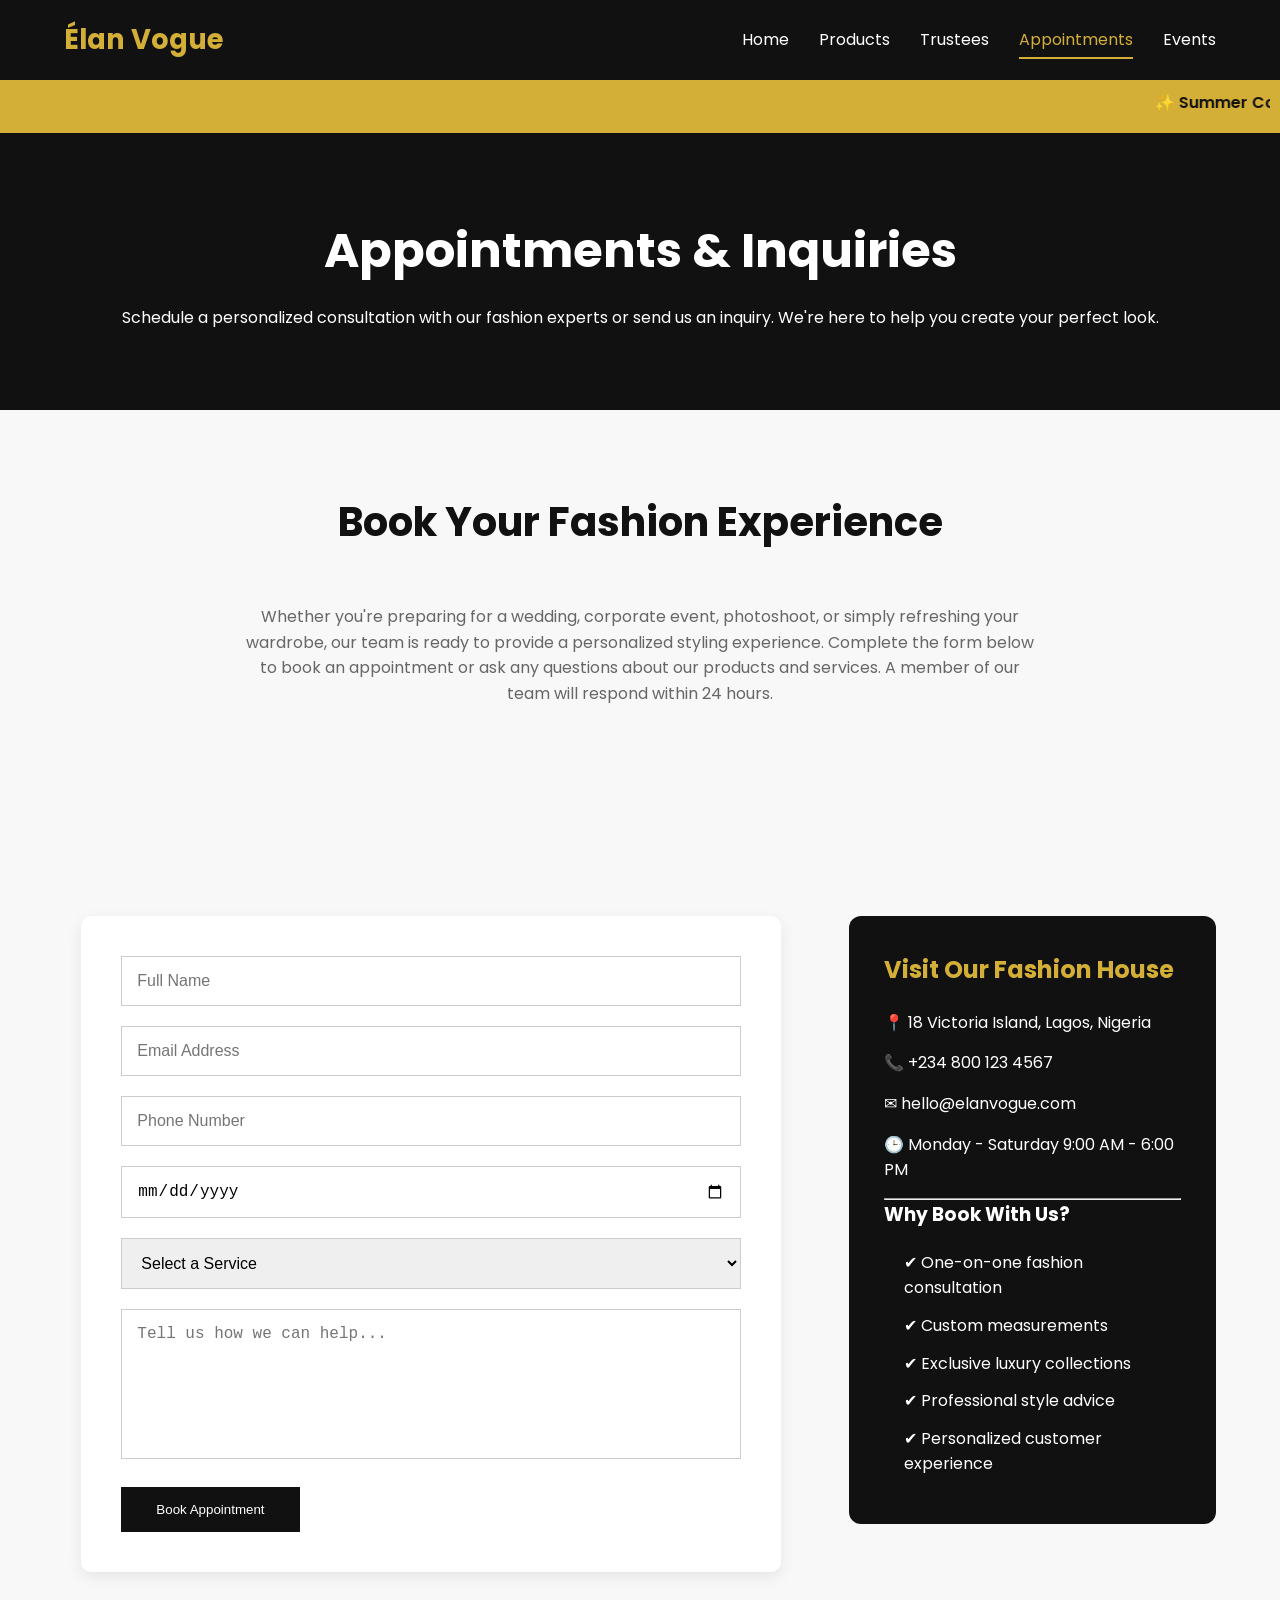
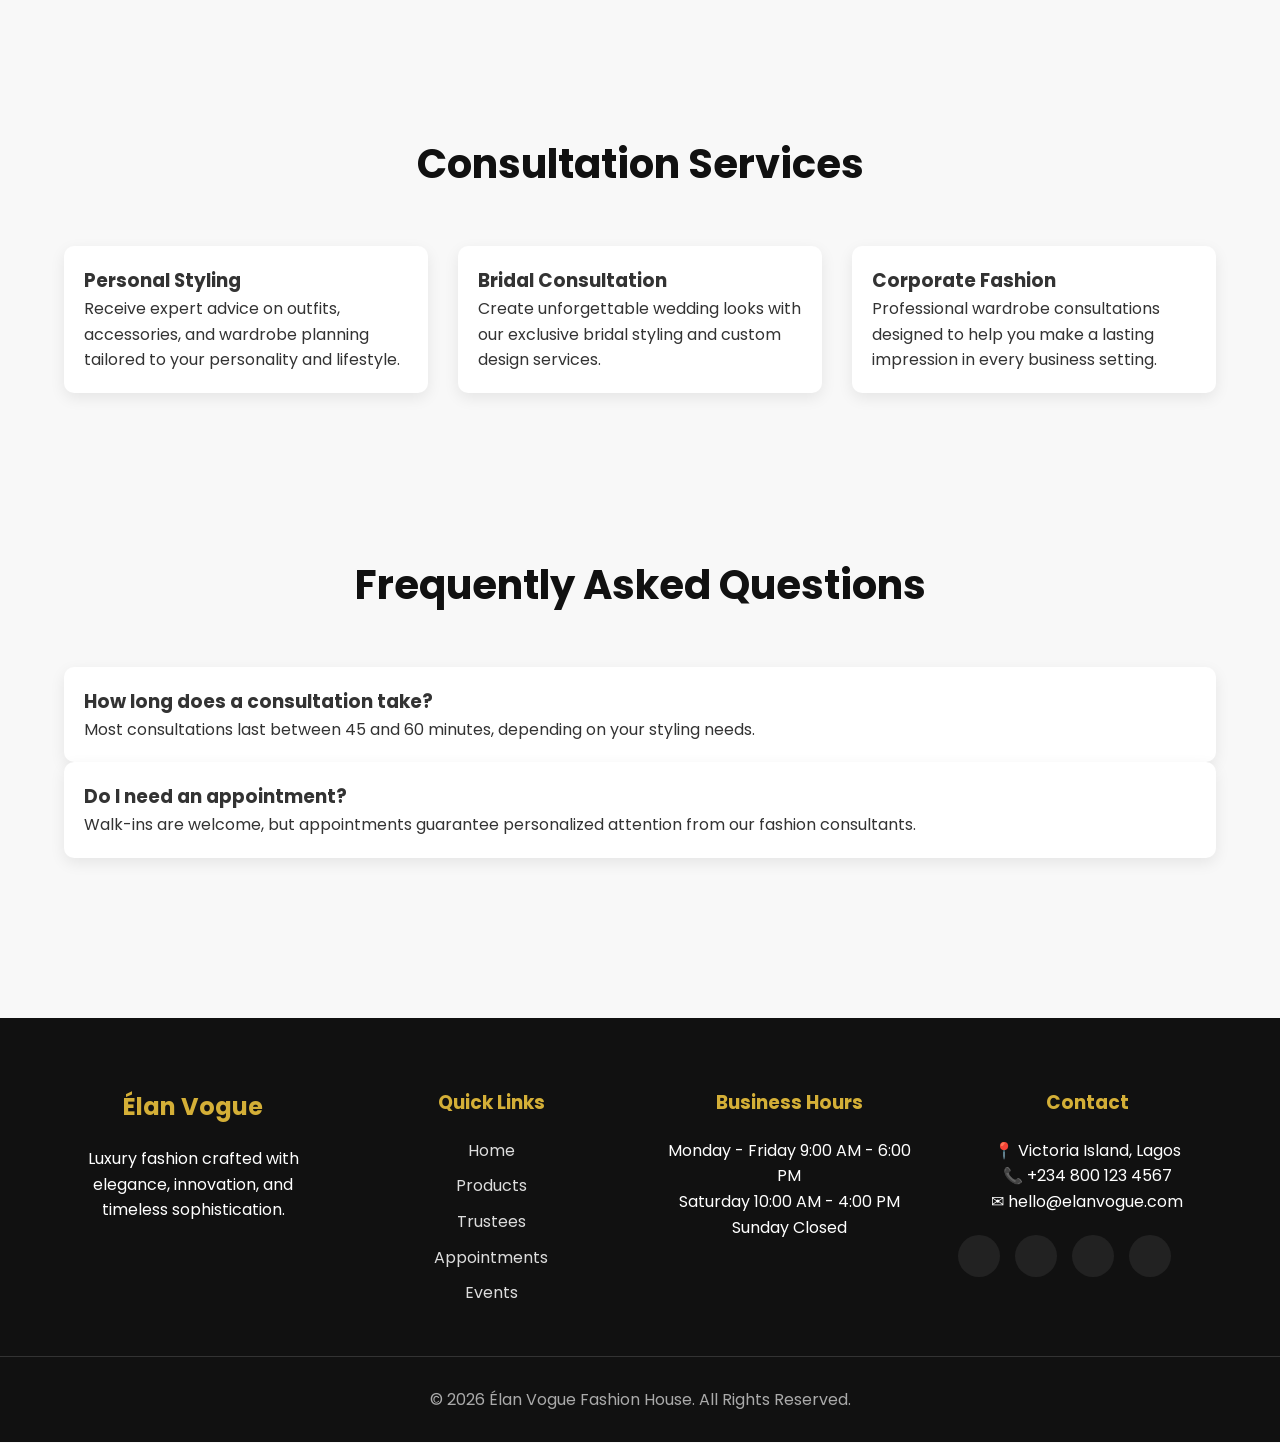
<file: appointments.html>
<!DOCTYPE html>
<html lang="en">

<head>

    <meta charset="UTF-8">

    <meta name="viewport" content="width=device-width, initial-scale=1.0">

    <title>Élan Vogue | Home</title>

    <link rel="stylesheet" href="css/style.css">

</head>

<body>

    <header>

        <div class="container navbar">

            <div class="logo">
                Élan Vogue
            </div>

            <nav>

                <ul>

                    <li><a href="index.html">Home</a></li>

                    <li><a href="products.html">Products</a></li>

                    <li><a href="trustees.html">Trustees</a></li>

                    <li><a href="appointments.html">Appointments</a></li>

                    <li><a href="events.html">Events</a></li>

                </ul>

            </nav>

        </div>

    </header>

    <div class="marquee">

        <marquee>

            ✨ Summer Collection Launch | Book Your Appointment Today | Fashion Week Begins August 15 | Exclusive
            Discounts Available

        </marquee>

    </div>

    <main>
        <section class="page-banner">

            <div class="container">

                <h1>Appointments & Inquiries</h1>

                <p>
                    Schedule a personalized consultation with our fashion experts
                    or send us an inquiry. We're here to help you create your
                    perfect look.
                </p>

            </div>

        </section>
        <section>

            <div class="container">

                <h2 class="section-title">

                    Book Your Fashion Experience

                </h2>

                <p class="section-text">

                    Whether you're preparing for a wedding, corporate event, photoshoot, or simply
                    refreshing your wardrobe, our team is ready to provide a personalized styling
                    experience. Complete the form below to book an appointment or ask any questions
                    about our products and services. A member of our team will respond within
                    24 hours.

                </p>

            </div>

        </section>
        <section>

            <div class="container contact-grid">

                <div>

                    <form id="appointmentForm">

                        <input type="text" id="name" placeholder="Full Name" required>

                        <input type="email" id="email" placeholder="Email Address" required>

                        <input type="tel" id="phone" placeholder="Phone Number" required>

                        <input type="date" id="date" required>

                        <select id="service">

                            <option value="">
                                Select a Service
                            </option>

                            <option>
                                Personal Styling
                            </option>

                            <option>
                                Custom Tailoring
                            </option>

                            <option>
                                Bridal Consultation
                            </option>

                            <option>
                                Luxury Accessories
                            </option>

                            <option>
                                Corporate Fashion
                            </option>

                        </select>

                        <textarea id="message" placeholder="Tell us how we can help..."></textarea>

                        <button>

                            Book Appointment

                        </button>

                    </form>

                </div>

                <div class="contact-info">

                    <h2>

                        Visit Our Fashion House

                    </h2>

                    <p>

                        📍 18 Victoria Island, Lagos, Nigeria

                    </p>

                    <p>

                        📞 +234 800 123 4567

                    </p>

                    <p>

                        ✉ hello@elanvogue.com

                    </p>

                    <p>

                        🕒 Monday - Saturday

                        9:00 AM - 6:00 PM

                    </p>

                    <hr>

                    <h3>

                        Why Book With Us?

                    </h3>

                    <ul>

                        <li>✔ One-on-one fashion consultation</li>

                        <li>✔ Custom measurements</li>

                        <li>✔ Exclusive luxury collections</li>

                        <li>✔ Professional style advice</li>

                        <li>✔ Personalized customer experience</li>

                    </ul>

                </div>

            </div>

        </section>

        <section>

            <div class="container">

                <h2 class="section-title">

                    Consultation Services

                </h2>

                <div class="products-grid">

                    <div class="card">

                        <div class="card-content">

                            <h3>

                                Personal Styling

                            </h3>

                            <p>

                                Receive expert advice on outfits, accessories,
                                and wardrobe planning tailored to your personality
                                and lifestyle.

                            </p>

                        </div>

                    </div>

                    <div class="card">

                        <div class="card-content">

                            <h3>

                                Bridal Consultation

                            </h3>

                            <p>

                                Create unforgettable wedding looks with our
                                exclusive bridal styling and custom design services.

                            </p>

                        </div>

                    </div>

                    <div class="card">

                        <div class="card-content">

                            <h3>

                                Corporate Fashion

                            </h3>

                            <p>

                                Professional wardrobe consultations designed
                                to help you make a lasting impression in every
                                business setting.

                            </p>

                        </div>

                    </div>

                </div>

            </div>

        </section>
        <section>

            <div class="container">

                <h2 class="section-title">

                    Frequently Asked Questions

                </h2>

                <div class="card">

                    <div class="card-content">

                        <h3>

                            How long does a consultation take?

                        </h3>

                        <p>

                            Most consultations last between 45 and 60 minutes,
                            depending on your styling needs.

                        </p>

                    </div>

                </div>

                <div class="card">

                    <div class="card-content">

                        <h3>

                            Do I need an appointment?

                        </h3>

                        <p>

                            Walk-ins are welcome, but appointments guarantee
                            personalized attention from our fashion consultants.

                        </p>

                    </div>

                </div>

            </div>

        </section>
    </main>

    <footer>

        <div class="container footer-grid">

            <div>

                <h2 class="footer-logo">

                    Élan Vogue

                </h2>

                <p>

                    Luxury fashion crafted with elegance,
                    innovation, and timeless sophistication.

                </p>

            </div>

            <div>

                <h3>

                    Quick Links

                </h3>

                <ul>

                    <li><a href="index.html">Home</a></li>

                    <li><a href="products.html">Products</a></li>

                    <li><a href="trustees.html">Trustees</a></li>

                    <li><a href="appointments.html">Appointments</a></li>

                    <li><a href="events.html">Events</a></li>

                </ul>

            </div>

            <div>

                <h3>

                    Business Hours

                </h3>

                <p>

                    Monday - Friday

                    9:00 AM - 6:00 PM

                </p>

                <p>

                    Saturday

                    10:00 AM - 4:00 PM

                </p>

                <p>

                    Sunday

                    Closed

                </p>

            </div>

            <div>

                <h3>

                    Contact

                </h3>

                <p>

                    📍 Victoria Island, Lagos

                </p>

                <p>

                    📞 +234 800 123 4567

                </p>

                <p>

                    ✉ hello@elanvogue.com

                </p>

                <div class="footer-social">

                    <a href="#"><i class="fab fa-facebook-f"></i></a>

                    <a href="#"><i class="fab fa-instagram"></i></a>

                    <a href="#"><i class="fab fa-linkedin-in"></i></a>

                    <a href="#"><i class="fab fa-x-twitter"></i></a>

                </div>

            </div>

        </div>

        <hr>

        <p class="copyright">

            © 2026 Élan Vogue Fashion House.
            All Rights Reserved.

        </p>

    </footer>

    <script src="js/script.js"></script>

</body>

</html>
</file>
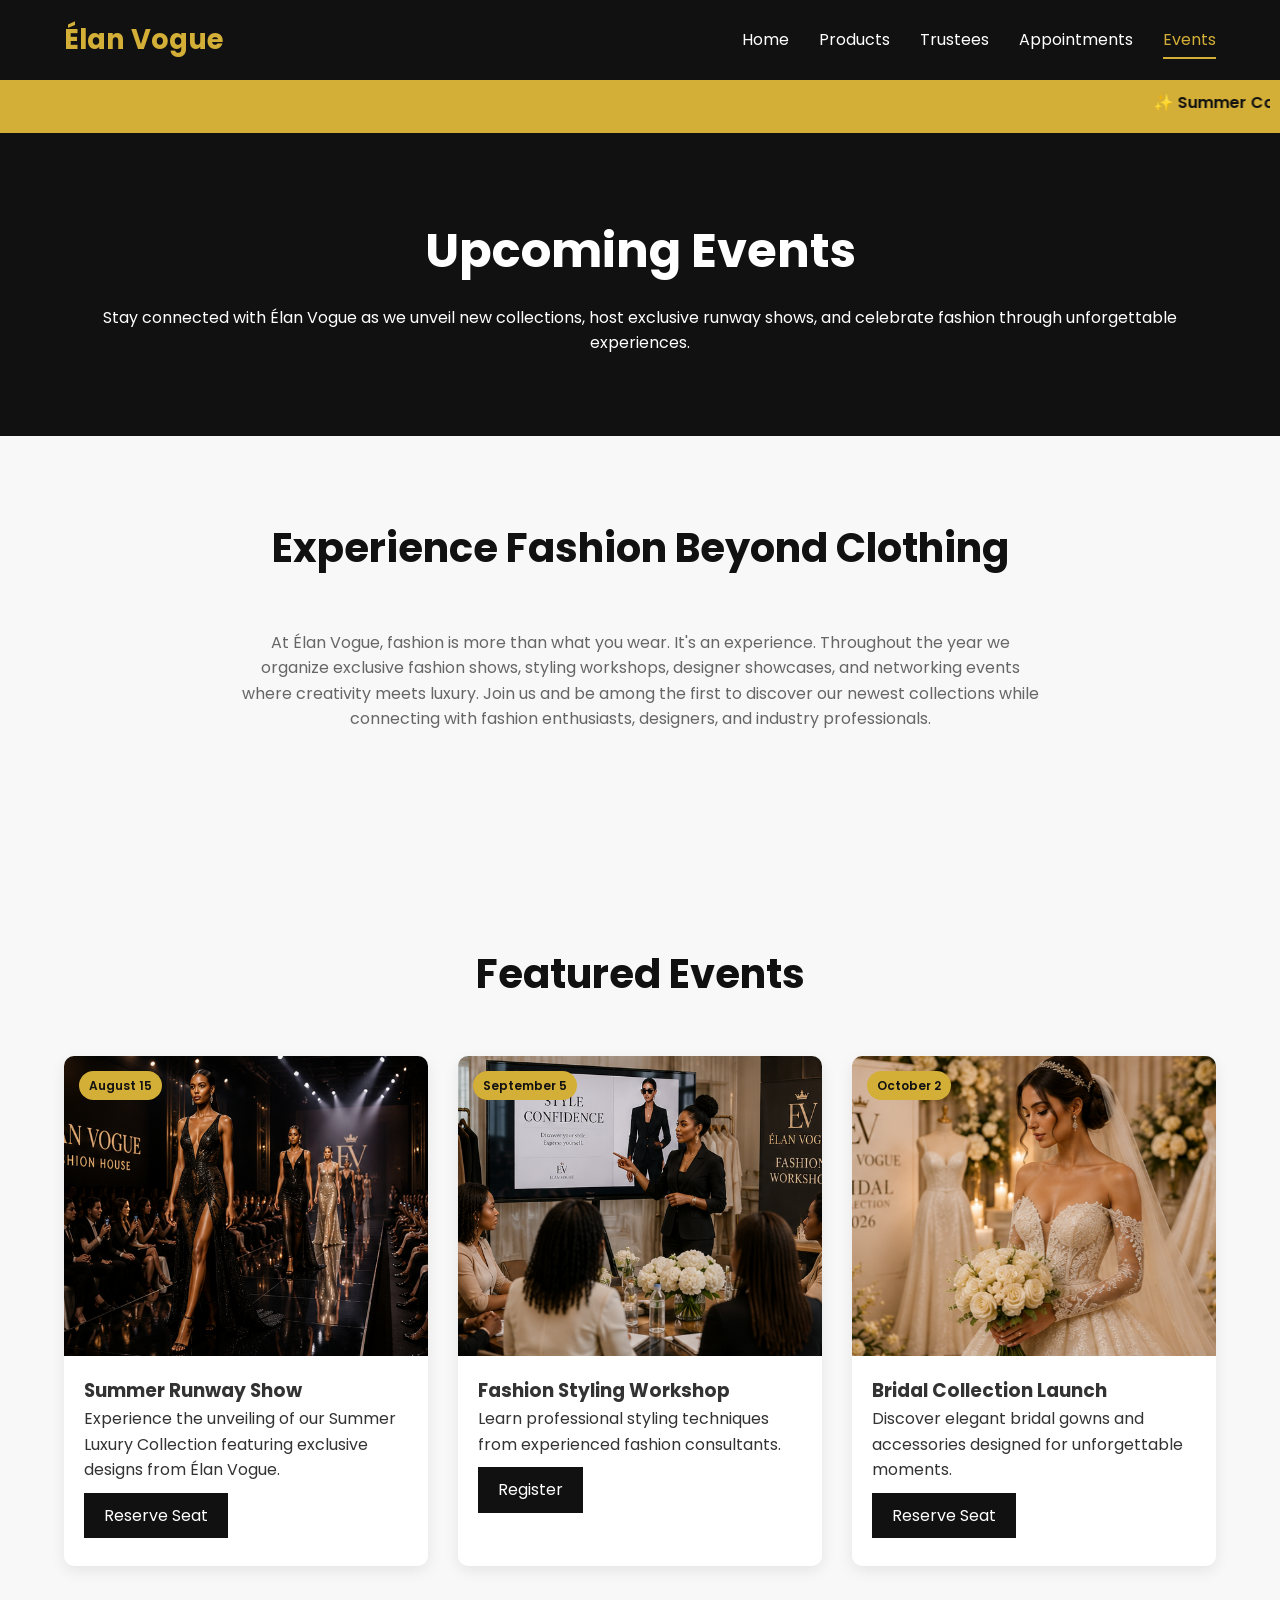
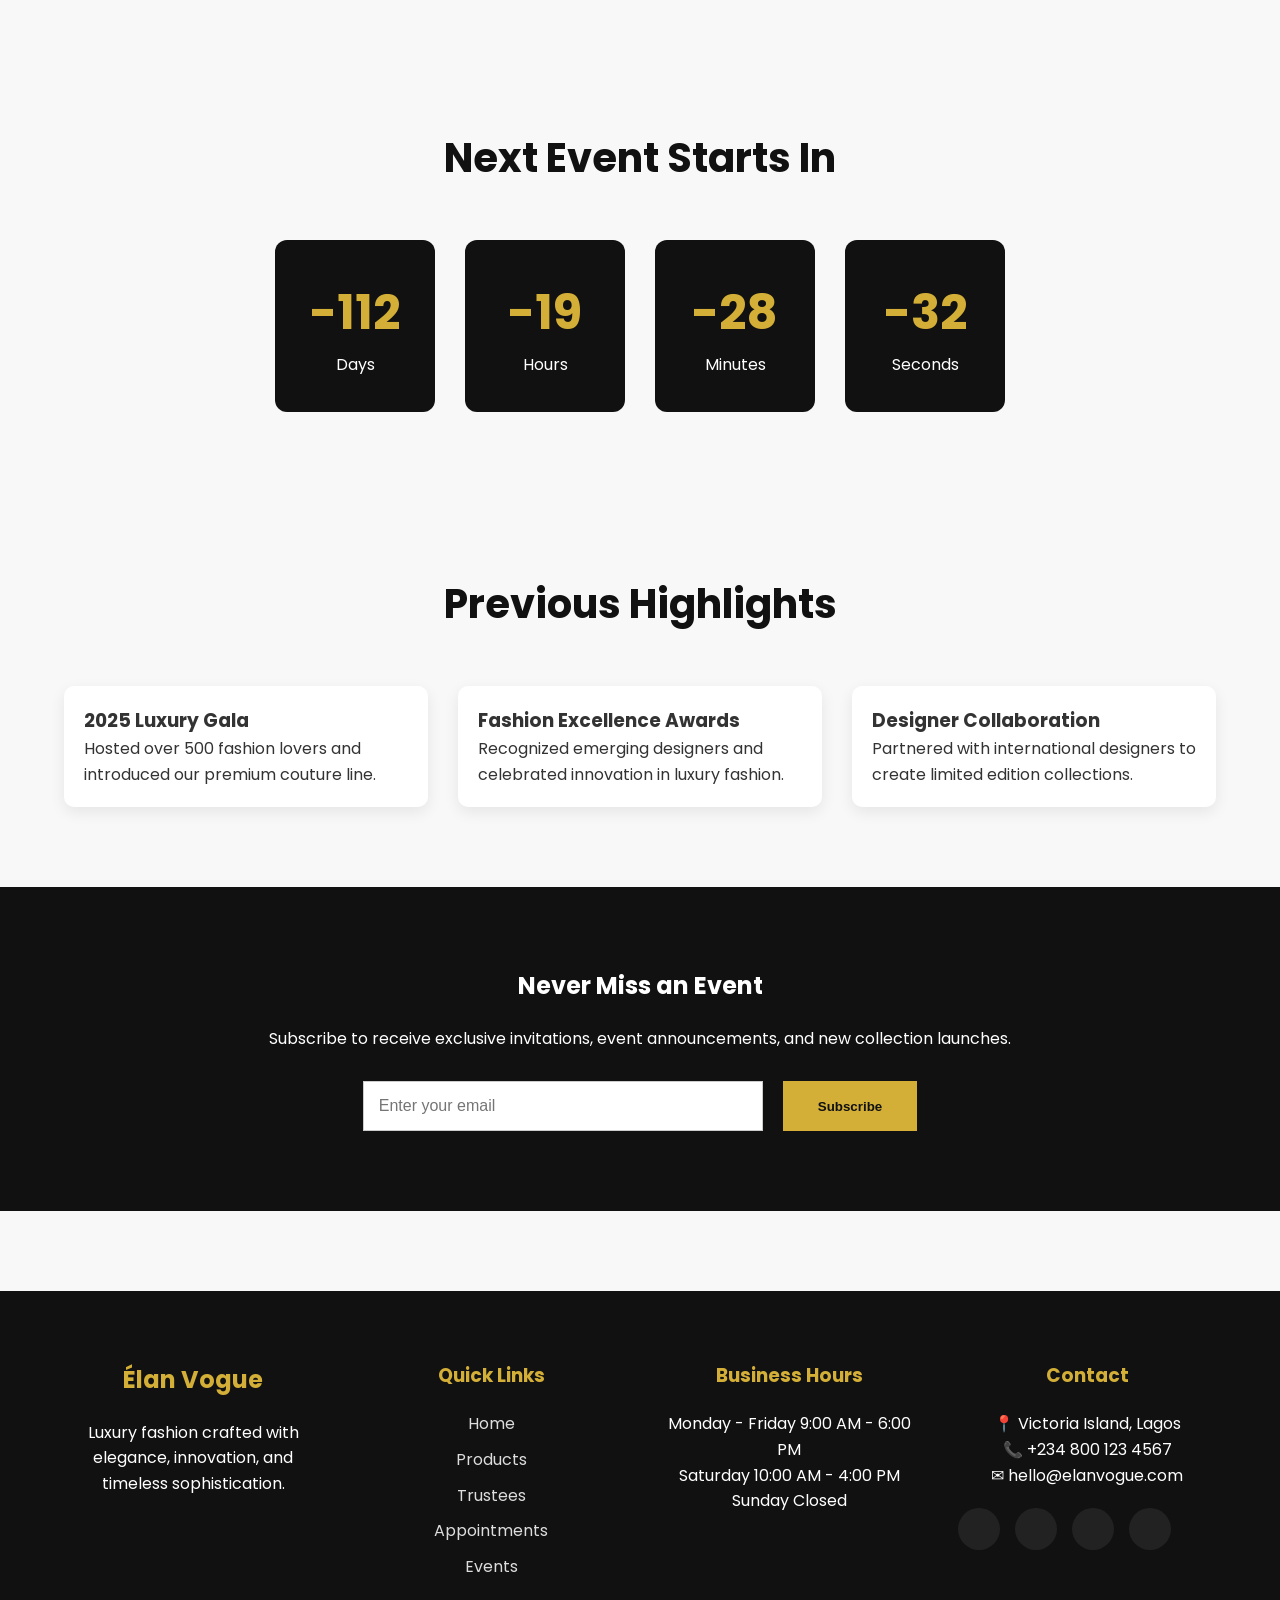
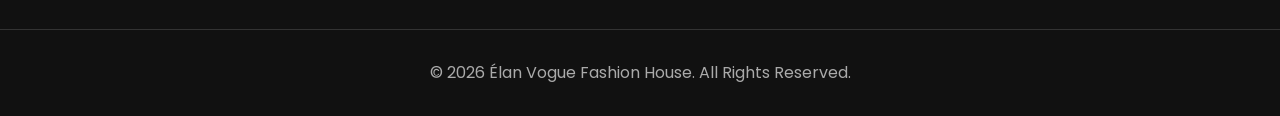
<file: events.html>
<!DOCTYPE html>
<html lang="en">

<head>

    <meta charset="UTF-8">

    <meta name="viewport" content="width=device-width, initial-scale=1.0">

    <title>Élan Vogue | Home</title>

    <link rel="stylesheet" href="css/style.css">

</head>

<body>

    <header>

        <div class="container navbar">

            <div class="logo">
                Élan Vogue
            </div>

            <nav>

                <ul>

                    <li><a href="index.html">Home</a></li>

                    <li><a href="products.html">Products</a></li>

                    <li><a href="trustees.html">Trustees</a></li>

                    <li><a href="appointments.html">Appointments</a></li>

                    <li><a href="events.html">Events</a></li>

                </ul>

            </nav>

        </div>

    </header>

    <div class="marquee">

        <marquee>

            ✨ Summer Collection Launch | Book Your Appointment Today | Fashion Week Begins August 15 | Exclusive
            Discounts Available

        </marquee>

    </div>

    <main>
        <section class="page-banner">

            <div class="container">

                <h1>Upcoming Events</h1>

                <p>

                    Stay connected with Élan Vogue as we unveil new collections,
                    host exclusive runway shows, and celebrate fashion through
                    unforgettable experiences.

                </p>

            </div>

        </section>
        <section>

            <div class="container">

                <h2 class="section-title">

                    Experience Fashion Beyond Clothing

                </h2>

                <p class="section-text">

                    At Élan Vogue, fashion is more than what you wear. It's an experience.
                    Throughout the year we organize exclusive fashion shows, styling workshops,
                    designer showcases, and networking events where creativity meets luxury.
                    Join us and be among the first to discover our newest collections while
                    connecting with fashion enthusiasts, designers, and industry professionals.

                </p>

            </div>

        </section>
        <section>

            <div class="container">

                <h2 class="section-title">

                    Featured Events

                </h2>

                <div class="products-grid">

                    <!-- Event 1 -->

                    <div class="card">

                        <img src="images/events/runway.png">

                        <div class="card-content">

                            <span class="badge">

                                August 15

                            </span>

                            <h3>

                                Summer Runway Show

                            </h3>

                            <p>

                                Experience the unveiling of our Summer Luxury Collection featuring
                                exclusive designs from Élan Vogue.

                            </p>

                            <a href="#" class="btn">

                                Reserve Seat

                            </a>

                        </div>

                    </div>

                    <!-- Event 2 -->

                    <div class="card">

                        <img src="images/events/workshop.png">

                        <div class="card-content">

                            <span class="badge">

                                September 5

                            </span>

                            <h3>

                                Fashion Styling Workshop

                            </h3>

                            <p>

                                Learn professional styling techniques from experienced fashion consultants.

                            </p>

                            <a href="#" class="btn">

                                Register

                            </a>

                        </div>

                    </div>

                    <!-- Event 3 -->

                    <div class="card">

                        <img src="images/events/bridal.png">

                        <div class="card-content">

                            <span class="badge">

                                October 2

                            </span>

                            <h3>

                                Bridal Collection Launch

                            </h3>

                            <p>

                                Discover elegant bridal gowns and accessories designed for unforgettable
                                moments.

                            </p>

                            <a href="#" class="btn">

                                Reserve Seat

                            </a>

                        </div>

                    </div>

                </div>

            </div>

        </section>
        <section>

            <div class="container">

                <h2 class="section-title">

                    Next Event Starts In

                </h2>

                <div class="countdown">

                    <div>

                        <h2 id="days">00</h2>

                        <p>Days</p>

                    </div>

                    <div>

                        <h2 id="hours">00</h2>

                        <p>Hours</p>

                    </div>

                    <div>

                        <h2 id="minutes">00</h2>

                        <p>Minutes</p>

                    </div>

                    <div>

                        <h2 id="seconds">00</h2>

                        <p>Seconds</p>

                    </div>

                </div>

            </div>

        </section>
        <section>

            <div class="container">

                <h2 class="section-title">

                    Previous Highlights

                </h2>

                <div class="products-grid">

                    <div class="card">

                        <div class="card-content">

                            <h3>

                                2025 Luxury Gala

                            </h3>

                            <p>

                                Hosted over 500 fashion lovers and introduced our premium couture line.

                            </p>

                        </div>

                    </div>

                    <div class="card">

                        <div class="card-content">

                            <h3>

                                Fashion Excellence Awards

                            </h3>

                            <p>

                                Recognized emerging designers and celebrated innovation in luxury fashion.

                            </p>

                        </div>

                    </div>

                    <div class="card">

                        <div class="card-content">

                            <h3>

                                Designer Collaboration

                            </h3>

                            <p>

                                Partnered with international designers to create limited edition collections.

                            </p>

                        </div>

                    </div>

                </div>

            </div>

        </section>
        <section class="newsletter">

            <div class="container">

                <h2>

                    Never Miss an Event

                </h2>

                <p>

                    Subscribe to receive exclusive invitations, event announcements,
                    and new collection launches.

                </p>

                <form class="newsletter-form">

                    <input type="email" placeholder="Enter your email">

                    <button>

                        Subscribe

                    </button>

                </form>

            </div>

        </section>
    </main>

    <footer>

        <div class="container footer-grid">

            <div>

                <h2 class="footer-logo">

                    Élan Vogue

                </h2>

                <p>

                    Luxury fashion crafted with elegance,
                    innovation, and timeless sophistication.

                </p>

            </div>

            <div>

                <h3>

                    Quick Links

                </h3>

                <ul>

                    <li><a href="index.html">Home</a></li>

                    <li><a href="products.html">Products</a></li>

                    <li><a href="trustees.html">Trustees</a></li>

                    <li><a href="appointments.html">Appointments</a></li>

                    <li><a href="events.html">Events</a></li>

                </ul>

            </div>

            <div>

                <h3>

                    Business Hours

                </h3>

                <p>

                    Monday - Friday

                    9:00 AM - 6:00 PM

                </p>

                <p>

                    Saturday

                    10:00 AM - 4:00 PM

                </p>

                <p>

                    Sunday

                    Closed

                </p>

            </div>

            <div>

                <h3>

                    Contact

                </h3>

                <p>

                    📍 Victoria Island, Lagos

                </p>

                <p>

                    📞 +234 800 123 4567

                </p>

                <p>

                    ✉ hello@elanvogue.com

                </p>

                <div class="footer-social">

                    <a href="#"><i class="fab fa-facebook-f"></i></a>

                    <a href="#"><i class="fab fa-instagram"></i></a>

                    <a href="#"><i class="fab fa-linkedin-in"></i></a>

                    <a href="#"><i class="fab fa-x-twitter"></i></a>

                </div>

            </div>

        </div>

        <hr>

        <p class="copyright">

            © 2026 Élan Vogue Fashion House.
            All Rights Reserved.

        </p>

    </footer>

    <script src="js/script.js"></script>

</body>

</html>
</file>
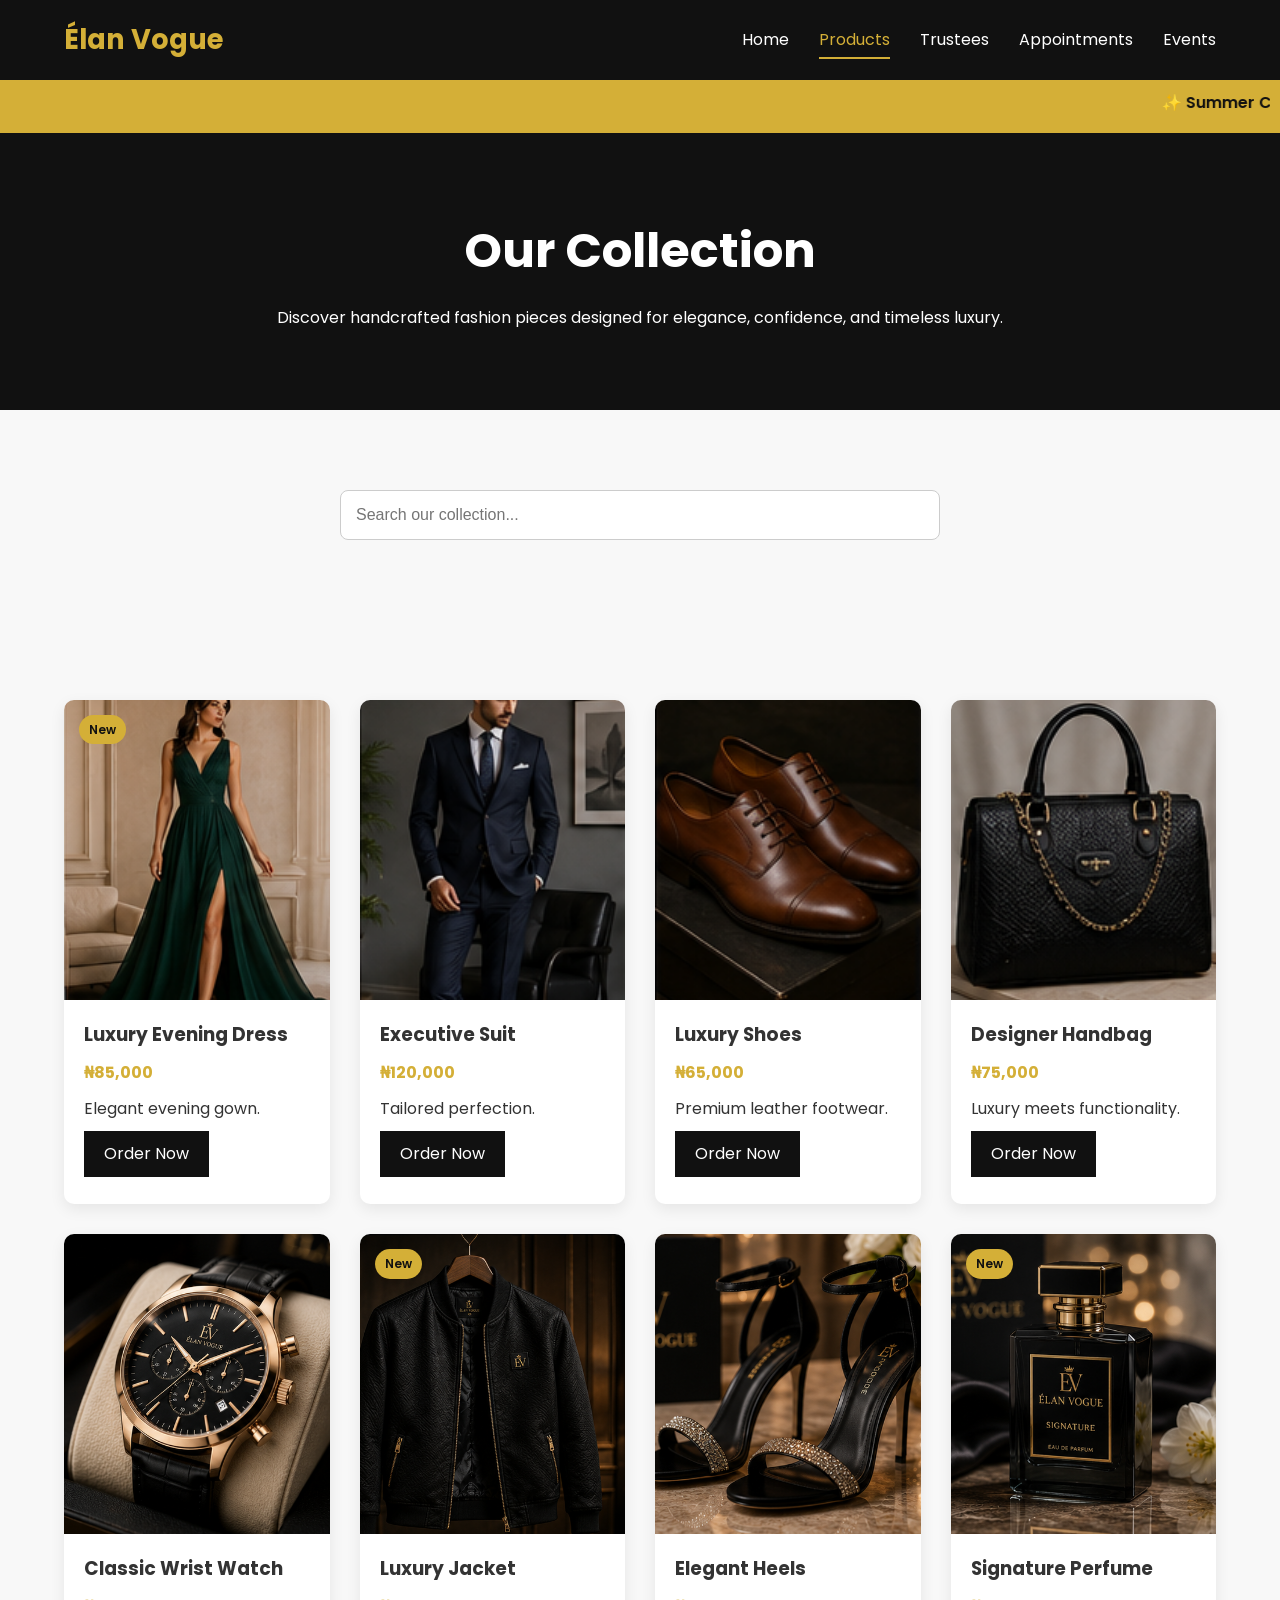
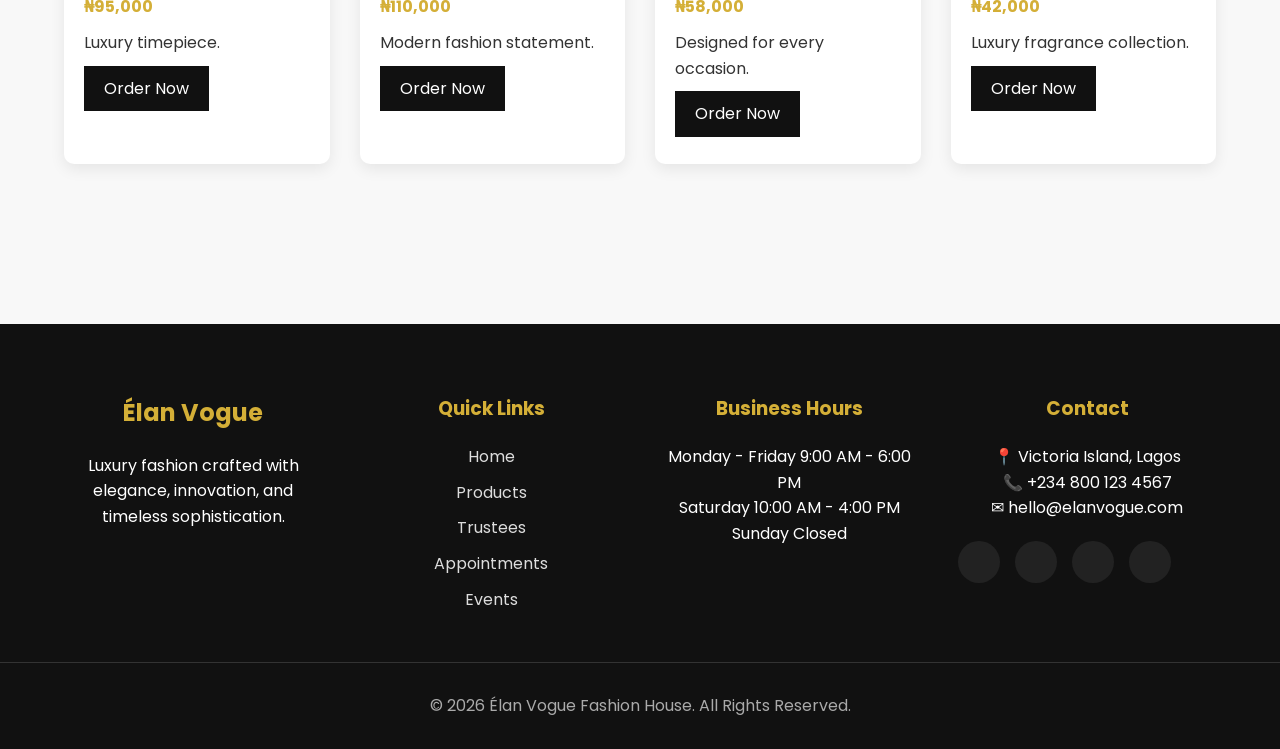
<file: products.html>
<!DOCTYPE html>
<html lang="en">

<head>

    <meta charset="UTF-8">

    <meta name="viewport" content="width=device-width, initial-scale=1.0">

    <title>Élan Vogue | Home</title>

    <link rel="stylesheet" href="css/style.css">

</head>

<body>

    <header>

        <div class="container navbar">

            <div class="logo">
                Élan Vogue
            </div>

            <nav>

                <ul>

                    <li><a href="index.html">Home</a></li>

                    <li><a href="products.html">Products</a></li>

                    <li><a href="trustees.html">Trustees</a></li>

                    <li><a href="appointments.html">Appointments</a></li>

                    <li><a href="events.html">Events</a></li>

                </ul>

            </nav>

        </div>

    </header>

    <div class="marquee">

        <marquee>

            ✨ Summer Collection Launch | Book Your Appointment Today | Fashion Week Begins August 15 | Exclusive
            Discounts Available

        </marquee>

    </div>

    <main>
        <section class="page-banner">

            <div class="container">

                <h1>Our Collection</h1>

                <p>
                    Discover handcrafted fashion pieces designed for elegance,
                    confidence, and timeless luxury.
                </p>

            </div>

        </section>
        <section>

            <div class="container">

                <input type="text" id="searchInput" placeholder="Search our collection...">

            </div>

        </section>
        <section>

            <div class="container">


                <div class="products-grid" id="productGrid">

                    <!-- Product 1 -->

                    <div class="card product">
                        <span class="badge">New</span>

                        <img src="images/products/dress.png">

                        <div class="card-content">

                            <h3>Luxury Evening Dress</h3>

                            <p class="price">₦85,000</p>

                            <p>Elegant evening gown.</p>

                            <a href="#" class="btn">Order Now</a>

                        </div>

                    </div>

                    <!-- Product 2 -->

                    <div class="card product">

                        <img src="images/products/suit.png">

                        <div class="card-content">

                            <h3>Executive Suit</h3>

                            <p class="price">₦120,000</p>

                            <p>Tailored perfection.</p>

                            <a href="#" class="btn">Order Now</a>

                        </div>

                    </div>

                    <!-- Product 3 -->

                    <div class="card product">

                        <img src="images/products/shoes.png">

                        <div class="card-content">

                            <h3>Luxury Shoes</h3>

                            <p class="price">₦65,000</p>

                            <p>Premium leather footwear.</p>

                            <a href="#" class="btn">Order Now</a>

                        </div>

                    </div>

                    <!-- Product 4 -->

                    <div class="card product">

                        <img src="images/products/bag.png">

                        <div class="card-content">

                            <h3>Designer Handbag</h3>

                            <p class="price">₦75,000</p>

                            <p>Luxury meets functionality.</p>

                            <a href="#" class="btn">Order Now</a>

                        </div>

                    </div>

                    <!-- Product 5 -->

                    <div class="card product">

                        <img src="images/products/watch.png">

                        <div class="card-content">

                            <h3>Classic Wrist Watch</h3>

                            <p class="price">₦95,000</p>

                            <p>Luxury timepiece.</p>

                            <a href="#" class="btn">Order Now</a>

                        </div>

                    </div>

                    <!-- Product 6 -->

                    <div class="card product">
                        <span class="badge">New</span>
                        <img src="images/products/jacket.png">

                        <div class="card-content">

                            <h3>Luxury Jacket</h3>

                            <p class="price">₦110,000</p>

                            <p>Modern fashion statement.</p>

                            <a href="#" class="btn">Order Now</a>

                        </div>

                    </div>

                    <!-- Product 7 -->

                    <div class="card product">

                        <img src="images/products/heels.png">

                        <div class="card-content">

                            <h3>Elegant Heels</h3>

                            <p class="price">₦58,000</p>

                            <p>Designed for every occasion.</p>

                            <a href="#" class="btn">Order Now</a>

                        </div>

                    </div>

                    <!-- Product 8 -->

                    <div class="card product">
                        <span class="badge">New</span>


                        <img src="images/products/perfume.png">

                        <div class="card-content">

                            <h3>Signature Perfume</h3>

                            <p class="price">₦42,000</p>

                            <p>Luxury fragrance collection.</p>

                            <a href="#" class="btn">Order Now</a>

                        </div>

                    </div>

                </div>

            </div>

        </section>
    </main>

    <footer>

        <div class="container footer-grid">

            <div>

                <h2 class="footer-logo">

                    Élan Vogue

                </h2>

                <p>

                    Luxury fashion crafted with elegance,
                    innovation, and timeless sophistication.

                </p>

            </div>

            <div>

                <h3>

                    Quick Links

                </h3>

                <ul>

                    <li><a href="index.html">Home</a></li>

                    <li><a href="products.html">Products</a></li>

                    <li><a href="trustees.html">Trustees</a></li>

                    <li><a href="appointments.html">Appointments</a></li>

                    <li><a href="events.html">Events</a></li>

                </ul>

            </div>

            <div>

                <h3>

                    Business Hours

                </h3>

                <p>

                    Monday - Friday

                    9:00 AM - 6:00 PM

                </p>

                <p>

                    Saturday

                    10:00 AM - 4:00 PM

                </p>

                <p>

                    Sunday

                    Closed

                </p>

            </div>

            <div>

                <h3>

                    Contact

                </h3>

                <p>

                    📍 Victoria Island, Lagos

                </p>

                <p>

                    📞 +234 800 123 4567

                </p>

                <p>

                    ✉ hello@elanvogue.com

                </p>

                <div class="footer-social">

                    <a href="#"><i class="fab fa-facebook-f"></i></a>

                    <a href="#"><i class="fab fa-instagram"></i></a>

                    <a href="#"><i class="fab fa-linkedin-in"></i></a>

                    <a href="#"><i class="fab fa-x-twitter"></i></a>

                </div>

            </div>

        </div>

        <hr>

        <p class="copyright">

            © 2026 Élan Vogue Fashion House.
            All Rights Reserved.

        </p>

    </footer>

    <script src="js/script.js"></script>

</body>

</html>
</file>
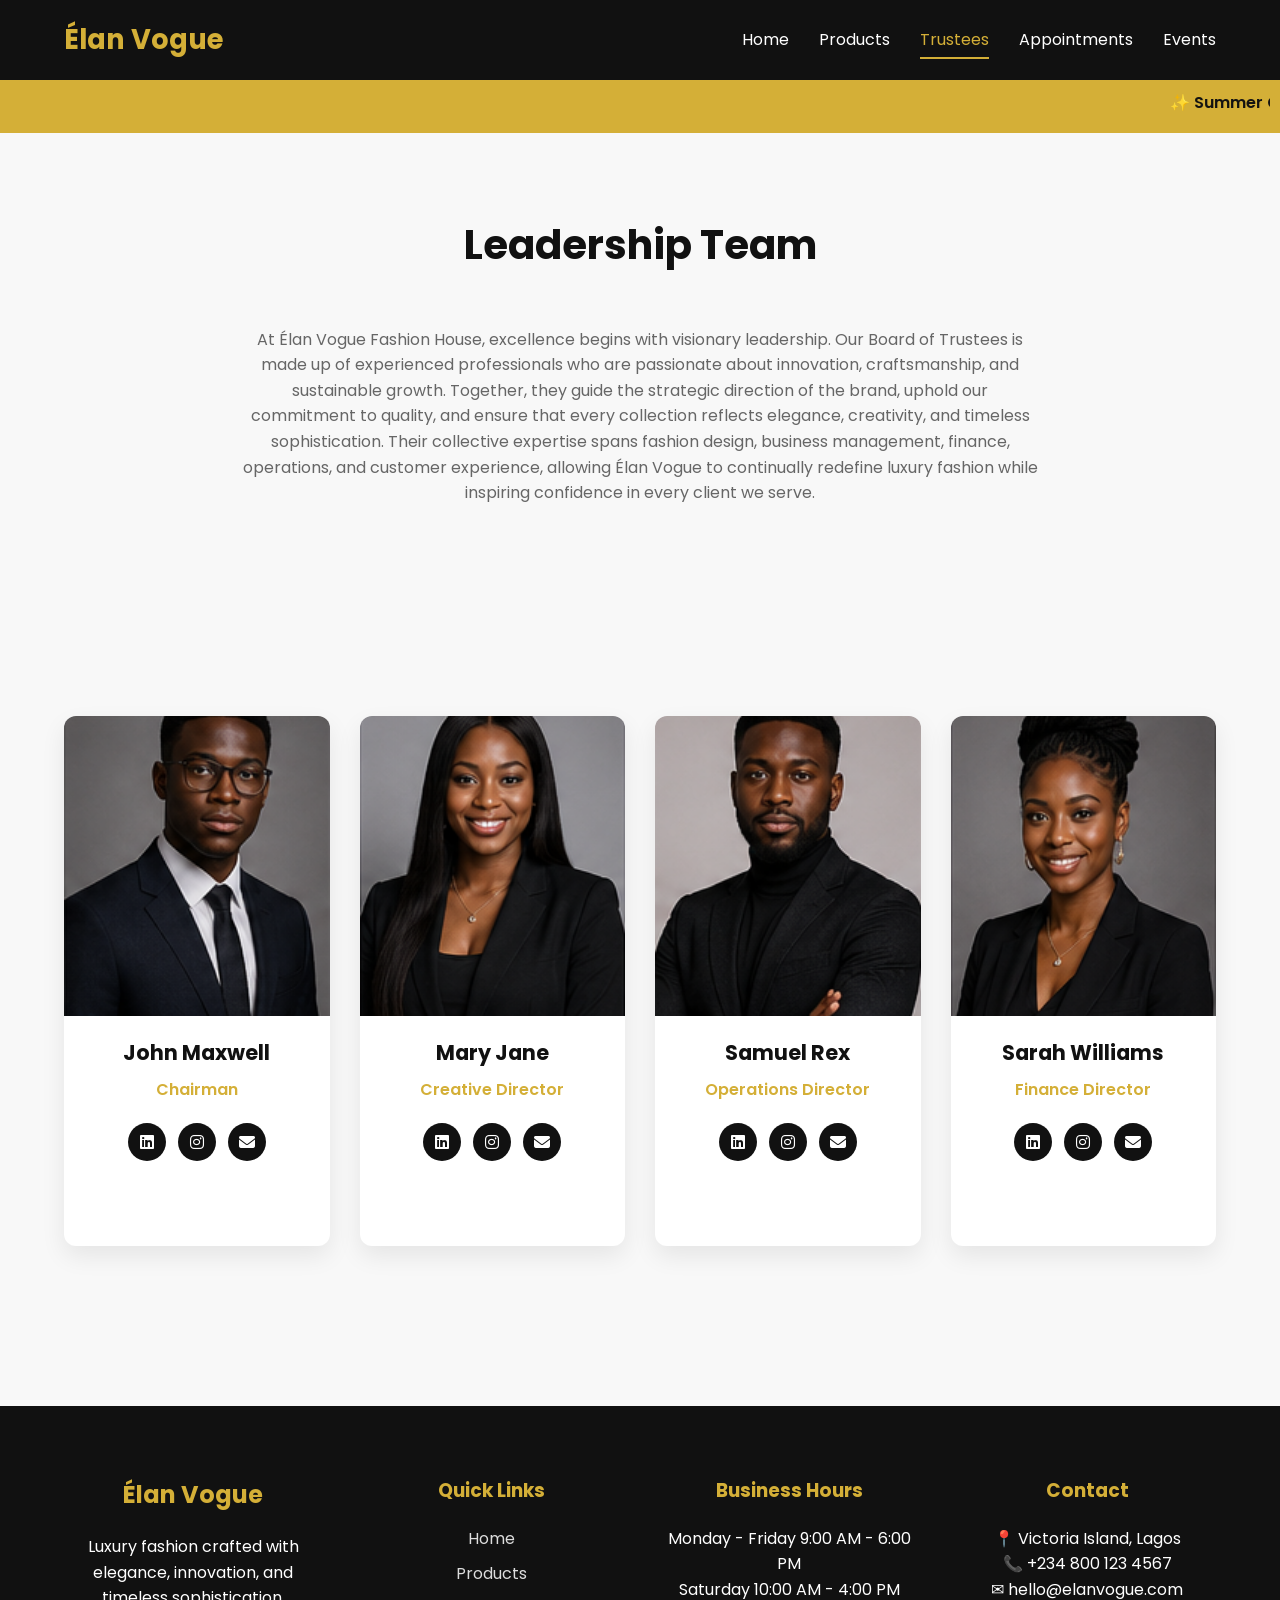
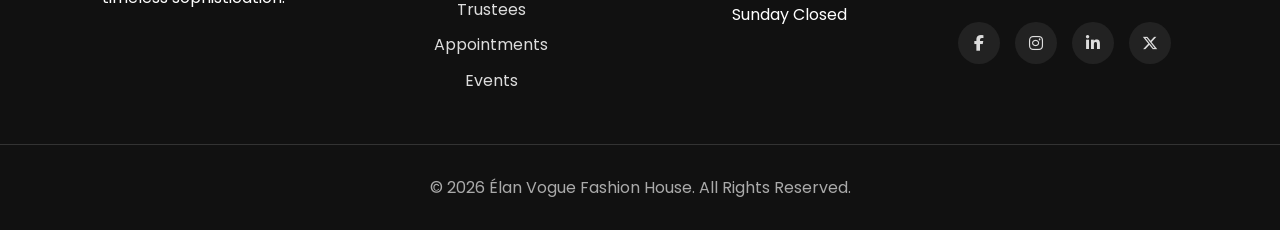
<file: trustees.html>
<!DOCTYPE html>
<html lang="en">

<head>

    <meta charset="UTF-8">

    <meta name="viewport" content="width=device-width, initial-scale=1.0">

    <title>Élan Vogue | Home</title>

    <link rel="stylesheet" href="css/style.css">
    <link rel="stylesheet" href="https://cdnjs.cloudflare.com/ajax/libs/font-awesome/6.7.2/css/all.min.css">

</head>

<body>

    <header>

        <div class="container navbar">

            <div class="logo">
                Élan Vogue
            </div>

            <nav>

                <ul>

                    <li><a href="index.html">Home</a></li>

                    <li><a href="products.html">Products</a></li>

                    <li><a href="trustees.html">Trustees</a></li>

                    <li><a href="appointments.html">Appointments</a></li>

                    <li><a href="events.html">Events</a></li>

                </ul>

            </nav>

        </div>

    </header>

    <div class="marquee">

        <marquee>

            ✨ Summer Collection Launch | Book Your Appointment Today | Fashion Week Begins August 15 | Exclusive
            Discounts Available

        </marquee>

    </div>

    <main>
        <section>

            <div class="container">

                <h2 class="section-title">
                    Leadership Team
                </h2>

                <p class="section-text">

                    At Élan Vogue Fashion House, excellence begins with visionary leadership.
                    Our Board of Trustees is made up of experienced professionals who are
                    passionate about innovation, craftsmanship, and sustainable growth. Together,
                    they guide the strategic direction of the brand, uphold our commitment to
                    quality, and ensure that every collection reflects elegance, creativity, and
                    timeless sophistication. Their collective expertise spans fashion design,
                    business management, finance, operations, and customer experience, allowing
                    Élan Vogue to continually redefine luxury fashion while inspiring confidence
                    in every client we serve.

                </p>

            </div>

        </section>
        <section>

            <div class="container">

                <div class="trustees">

                    <div class="trustee">

                        <img src="images/trustees/member1.png" alt="Chairman">

                        <h3>John Maxwell</h3>

                        <p>Chairman</p>
                        <div class="social-links">

                            <a href="#"><i class="fab fa-linkedin"></i></a>

                            <a href="#"><i class="fab fa-instagram"></i></a>

                            <a href="#"><i class="fas fa-envelope"></i></a>

                        </div>


                        <button class="profile-btn" data-name="John Maxwell" data-role="Chairman"
                            data-info="John Maxwell serves as the Chairman of Élan Vogue Fashion House, providing strategic leadership and long-term direction for the organization. With extensive experience in business development and corporate governance, he oversees major decisions, fosters strategic partnerships, and ensures the company remains committed to its vision of delivering world-class fashion products while maintaining the highest standards of integrity, innovation, and excellence.">


                            View Profile

                        </button>

                    </div>

                    <div class="trustee">

                        <img src="images/trustees/member2.png" alt="Creative Director">

                        <h3>Mary Jane</h3>

                        <p>Creative Director</p>
                        <div class="social-links">

                            <a href="#"><i class="fab fa-linkedin"></i></a>

                            <a href="#"><i class="fab fa-instagram"></i></a>

                            <a href="#"><i class="fas fa-envelope"></i></a>

                        </div>


                        <button class="profile-btn" data-name="Mary Jane" data-role="Creative Director"
                            data-info="Mary Jane is the creative force behind every Élan Vogue collection. She leads the design team in researching global fashion trends, selecting premium fabrics, and developing innovative styles that combine modern sophistication with timeless elegance. Her passion for artistic excellence ensures every piece reflects the unique identity and luxury standards of the brand.">


                            View Profile

                        </button>

                    </div>

                    <div class="trustee">

                        <img src="images/trustees/member3.png" alt="Operations Director">

                        <h3>Samuel Rex</h3>

                        <p>Operations Director</p>
                        <div class="social-links">

                            <a href="#"><i class="fab fa-linkedin"></i></a>

                            <a href="#"><i class="fab fa-instagram"></i></a>

                            <a href="#"><i class="fas fa-envelope"></i></a>

                        </div>


                        <button class="profile-btn" data-name="Samuel Rex" data-role="Operations Director"
                            data-info="Samuel Rex oversees the day-to-day operations of Élan Vogue Fashion House. He coordinates production schedules, manages logistics, improves workflow efficiency, and ensures that every customer receives exceptional service. His focus on operational excellence allows the company to consistently deliver premium products on time while maintaining outstanding quality standards.">


                            View Profile

                        </button>

                    </div>

                    <div class="trustee">

                        <img src="images/trustees/member4.png" alt="Finance Director">

                        <h3>Sarah Williams</h3>

                        <p>Finance Director</p>
                        <div class="social-links">

                            <a href="#"><i class="fab fa-linkedin"></i></a>

                            <a href="#"><i class="fab fa-instagram"></i></a>

                            <a href="#"><i class="fas fa-envelope"></i></a>

                        </div>


                        <button class="profile-btn" data-name="Sarah Williams" data-role="Finance Director"
                            data-info="Sarah Williams manages the financial planning, budgeting, and investment strategies of Élan Vogue Fashion House. She ensures responsible financial management, supports sustainable business growth, and provides valuable insights for strategic decision-making. Her commitment to financial excellence helps position the company for long-term success in the competitive fashion industry.">


                            View Profile

                        </button>

                    </div>

                </div>

            </div>

        </section>
        <div id="profileModal" class="modal">

            <div class="modal-content">

                <span class="close">&times;</span>

                <h2 id="modalName"></h2>

                <h4 id="modalRole"></h4>

                <p id="modalInfo"></p>

            </div>

        </div>
    </main>

    <footer>

        <div class="container footer-grid">

            <div>

                <h2 class="footer-logo">

                    Élan Vogue

                </h2>

                <p>

                    Luxury fashion crafted with elegance,
                    innovation, and timeless sophistication.

                </p>

            </div>

            <div>

                <h3>

                    Quick Links

                </h3>

                <ul>

                    <li><a href="index.html">Home</a></li>

                    <li><a href="products.html">Products</a></li>

                    <li><a href="trustees.html">Trustees</a></li>

                    <li><a href="appointments.html">Appointments</a></li>

                    <li><a href="events.html">Events</a></li>

                </ul>

            </div>

            <div>

                <h3>

                    Business Hours

                </h3>

                <p>

                    Monday - Friday

                    9:00 AM - 6:00 PM

                </p>

                <p>

                    Saturday

                    10:00 AM - 4:00 PM

                </p>

                <p>

                    Sunday

                    Closed

                </p>

            </div>

            <div>

                <h3>

                    Contact

                </h3>

                <p>

                    📍 Victoria Island, Lagos

                </p>

                <p>

                    📞 +234 800 123 4567

                </p>

                <p>

                    ✉ hello@elanvogue.com

                </p>

                <div class="footer-social">

                    <a href="#"><i class="fab fa-facebook-f"></i></a>

                    <a href="#"><i class="fab fa-instagram"></i></a>

                    <a href="#"><i class="fab fa-linkedin-in"></i></a>

                    <a href="#"><i class="fab fa-x-twitter"></i></a>

                </div>

            </div>

        </div>

        <hr>

        <p class="copyright">

            © 2026 Élan Vogue Fashion House.
            All Rights Reserved.

        </p>

    </footer>

    <script src="js/script.js"></script>

</body>

</html>
</file>
<file: css/style.css>
/* =========================
   GOOGLE FONT
========================= */
@import url("https://fonts.googleapis.com/css2?family=Poppins:wght@300;400;500;600;700;800&display=swap");

/* =========================
   RESET
========================= */

* {
  margin: 0;
  padding: 0;
  box-sizing: border-box;
}

html {
  scroll-behavior: smooth;
}

body {
  font-family: "Poppins", sans-serif;
  background: #f8f8f8;
  color: #333;
  line-height: 1.6;
}

img {
  width: 100%;
  display: block;
}

a {
  text-decoration: none;
}

ul {
  list-style: none;
}

.container {
  width: 90%;
  max-width: 1200px;
  margin: auto;
}

/* =========================
   HEADER
========================= */

header {
  background: #111;
  color: white;
  position: sticky;
  top: 0;
  z-index: 1000;
}

.navbar {
  display: flex;
  justify-content: space-between;
  align-items: center;
  padding: 18px 0;
}

.logo {
  font-size: 1.7rem;
  font-weight: 700;
  color: #d4af37;
}

nav ul {
  display: flex;
  gap: 30px;
}

nav a {
  color: white;
  transition: 0.3s;
}

nav a:hover {
  color: #d4af37;
}

.marquee {
  background: #d4af37;
  color: #111;
  padding: 10px;
  font-weight: 600;
}

.hero {
  min-height: 80vh;
  display: flex;
  align-items: center;
  justify-content: center;
  text-align: center;
  color: white;
  background:
    linear-gradient(rgba(0, 0, 0, 0.6), rgba(0, 0, 0, 0.6)),
    url("../images/hero.jpg") center/cover;
}

.hero h1 {
  font-size: 4rem;
}

.hero p {
  margin: 20px auto;
  max-width: 650px;
}

.hero button {
  background: #d4af37;
  border: none;
  padding: 15px 35px;
  font-size: 16px;
  cursor: pointer;
  transition: 0.3s;
}

.hero button:hover {
  transform: translateY(-3px);
}

section {
  padding: 80px 0;
}

.section-title {
  text-align: center;
  margin-bottom: 50px;
  font-size: 2.5rem;
  color: #111;
}

.products-grid {
  display: grid;
  grid-template-columns: repeat(auto-fit, minmax(250px, 1fr));
  gap: 30px;
}

.card {
  background: white;
  border-radius: 10px;
  overflow: hidden;
  box-shadow: 0 5px 15px rgba(0, 0, 0, 0.08);
  transition: 0.3s;
}

.card:hover {
  transform: translateY(-8px);
}

.card img {
  height: 300px;
  object-fit: cover;
}

.card-content {
  padding: 20px;
}

.price {
  color: #d4af37;
  font-weight: bold;
  margin: 10px 0;
}

.btn {
  display: inline-block;
  margin-top: 10px;
  padding: 10px 20px;
  background: #111;
  color: white;
}

.btn:hover {
  background: #d4af37;
  color: #111;
}

.trustees {
  display: grid;
  grid-template-columns: repeat(auto-fit, minmax(250px, 1fr));
  gap: 30px;
}

.trustee {
  background: white;
  border-radius: 10px;
  overflow: hidden;
  text-align: center;
  box-shadow: 0 5px 15px rgba(0, 0, 0, 0.1);
}

.trustee img {
  height: 300px;
  object-fit: cover;
}

.trustee h3 {
  margin-top: 15px;
}

.trustee p {
  color: gray;
  margin-bottom: 20px;
}

form {
  background: white;
  max-width: 700px;
  margin: auto;
  padding: 40px;
  border-radius: 10px;
  box-shadow: 0 5px 15px rgba(0, 0, 0, 0.08);
}

input,
textarea,
select {
  width: 100%;
  padding: 15px;
  margin-bottom: 20px;
  border: 1px solid #ccc;
  font-size: 16px;
}

textarea {
  resize: none;
  height: 150px;
}

button {
  padding: 15px 35px;
  background: #111;
  color: white;
  border: none;
  cursor: pointer;
}

footer {
  background: #111;
  color: white;
  text-align: center;
  padding: 30px;
  margin-top: 50px;
}

@media (max-width: 768px) {
  .navbar {
    flex-direction: column;
  }

  nav ul {
    flex-direction: column;
    text-align: center;
    gap: 15px;
    margin-top: 20px;
  }

  .hero h1 {
    font-size: 2.5rem;
  }
}

/* =========================
   PAGE BANNER
========================= */

.page-banner {
  background: #111;
  color: white;
  padding: 80px 20px;
  text-align: center;
}

.page-banner h1 {
  font-size: 3rem;
  margin-bottom: 15px;
}

/* =========================
   SEARCH BAR
========================= */

#searchInput {
  width: 100%;

  max-width: 600px;

  display: block;

  margin: auto;

  padding: 15px;

  border-radius: 8px;

  border: 1px solid #ccc;

  font-size: 16px;
}
.card {
  position: relative;
  background: white;
  border-radius: 10px;
  overflow: hidden;
  box-shadow: 0 5px 15px rgba(0, 0, 0, 0.08);
  transition: 0.3s;
}

.badge {
  display: inline-block;
  background: #d4af37;
  position: absolute;
  top: 15px;
  left: 15px;
  z-index: 10;
  color: #111;
  padding: 5px 10px;
  font-size: 12px;
  font-weight: 600;
  border-radius: 20px;
  margin-bottom: 10px;
}

.section-text {
  max-width: 800px;
  margin: 0 auto 50px;
  text-align: center;
  color: #666;
}

/*==========================
MODAL
==========================*/

.modal {
  display: none;

  position: fixed;

  top: 0;
  left: 0;

  width: 100%;
  height: 100%;

  background: rgba(0, 0, 0, 0.7);

  justify-content: center;

  align-items: center;

  z-index: 9999;
}

.modal-content {
  background: white;

  padding: 40px;

  width: 90%;

  max-width: 500px;

  border-radius: 10px;

  position: relative;

  animation: popup 0.3s ease;
}

@keyframes popup {
  from {
    transform: scale(0.8);

    opacity: 0;
  }

  to {
    transform: scale(1);

    opacity: 1;
  }
}

.close {
  position: absolute;

  top: 15px;

  right: 20px;

  font-size: 28px;

  cursor: pointer;
}

.profile-btn {
  margin-bottom: 20px;
}

.trustee {
  position: relative;
}

.profile-btn {
  opacity: 0;
  transform: translateY(10px);
  transition: 0.3s;
}

.trustee:hover .profile-btn {
  opacity: 1;
  transform: translateY(0);
}

.trustee {
  background: #fff;
  border-radius: 12px;
  overflow: hidden;
  box-shadow: 0 10px 25px rgba(0, 0, 0, 0.08);
  transition: 0.35s ease;
}

.trustee:hover {
  transform: translateY(-10px);
}

.trustee h3 {
  margin-top: 20px;
  font-size: 1.3rem;
  color: #111;
}

.trustee p {
  color: #d4af37;
  font-weight: 600;
  margin: 8px 0 20px;
}

.social-links {
  display: flex;
  justify-content: center;
  gap: 12px;
  margin-bottom: 20px;
}

.social-links a {
  width: 38px;
  height: 38px;
  display: flex;
  align-items: center;
  justify-content: center;
  border-radius: 50%;
  background: #111;
  color: #fff;
  transition: 0.3s;
}

.social-links a:hover {
  background: #d4af37;
  color: #111;
}

/*==========================
CONTACT PAGE
==========================*/

.contact-grid {
  display: grid;

  grid-template-columns: 2fr 1fr;

  gap: 50px;

  align-items: start;
}

.contact-info {
  background: #111;

  color: white;

  padding: 35px;

  border-radius: 12px;
}

.contact-info h2 {
  margin-bottom: 20px;

  color: #d4af37;
}

.contact-info p {
  margin: 15px 0;
}

.contact-info ul {
  margin-top: 20px;

  padding-left: 20px;
}

.contact-info li {
  margin-bottom: 12px;
}

@media (max-width: 900px) {
  .contact-grid {
    grid-template-columns: 1fr;
  }
}

/*==========================
COUNTDOWN
==========================*/

.countdown {
  display: flex;

  justify-content: center;

  gap: 30px;

  flex-wrap: wrap;
}

.countdown div {
  background: #111;

  color: white;

  padding: 35px;

  width: 160px;

  text-align: center;

  border-radius: 12px;
}

.countdown h2 {
  font-size: 3rem;

  color: #d4af37;
}

.newsletter {
  background: #111;

  color: white;

  padding: 80px 20px;

  text-align: center;
}

.newsletter h2 {
  margin-bottom: 20px;
}

.newsletter p {
  margin-bottom: 30px;
}

.newsletter-form {
  display: flex;

  justify-content: center;

  gap: 20px;

  flex-wrap: wrap;

  background: none;

  box-shadow: none;

  padding: 0;

  max-width: none;
}

.newsletter-form input {
  max-width: 400px;

  margin: 0;
}

.newsletter-form button {
  background: #d4af37;

  color: #111;

  font-weight: 600;
}

/* ==========================
   ACTIVE NAVIGATION
========================== */

nav a {
  position: relative;
  transition: 0.3s;
}

nav a.active {
  color: #d4af37;
}

nav a.active::after {
  content: "";

  position: absolute;

  left: 0;

  bottom: -8px;

  width: 100%;

  height: 2px;

  background: #d4af37;
}

/*==========================
FOOTER
==========================*/

footer {
  background: #111;

  color: white;

  padding: 70px 0 30px;

  margin-top: 80px;
}

.footer-grid {
  display: grid;

  grid-template-columns: repeat(auto-fit, minmax(220px, 1fr));

  gap: 40px;

  margin-bottom: 40px;
}

.footer-logo {
  color: #d4af37;

  margin-bottom: 20px;
}

footer h3 {
  margin-bottom: 20px;

  color: #d4af37;
}

footer ul {
  padding: 0;
}

footer li {
  margin-bottom: 10px;
}

footer a {
  color: #ddd;

  transition: 0.3s;
}

footer a:hover {
  color: #d4af37;
}

.footer-social {
  display: flex;

  gap: 15px;

  margin-top: 20px;
}

.footer-social a {
  width: 42px;

  height: 42px;

  background: #222;

  border-radius: 50%;

  display: flex;

  justify-content: center;

  align-items: center;
}

.footer-social a:hover {
  background: #d4af37;

  color: #111;
}

footer hr {
  margin: 30px 0;

  border: none;

  height: 1px;

  background: #333;
}

.copyright {
  text-align: center;

  color: #aaa;
}

.fade-in {
  opacity: 0;

  transform: translateY(50px);

  transition: 1s ease;
}

.fade-in.show {
  opacity: 1;

  transform: translateY(0);
}

.btn {
  position: relative;

  overflow: hidden;
}

.ripple {
  position: absolute;

  border-radius: 50%;

  background: rgba(255, 255, 255, 0.5);

  transform: scale(0);

  animation: ripple 0.6s linear;

  pointer-events: none;
}

@keyframes ripple {
  to {
    transform: scale(4);

    opacity: 0;
  }
}

body {
  animation: fadePage 0.7s;
}

@keyframes fadePage {
  from {
    opacity: 0;
  }

  to {
    opacity: 1;
  }
}
</file>
